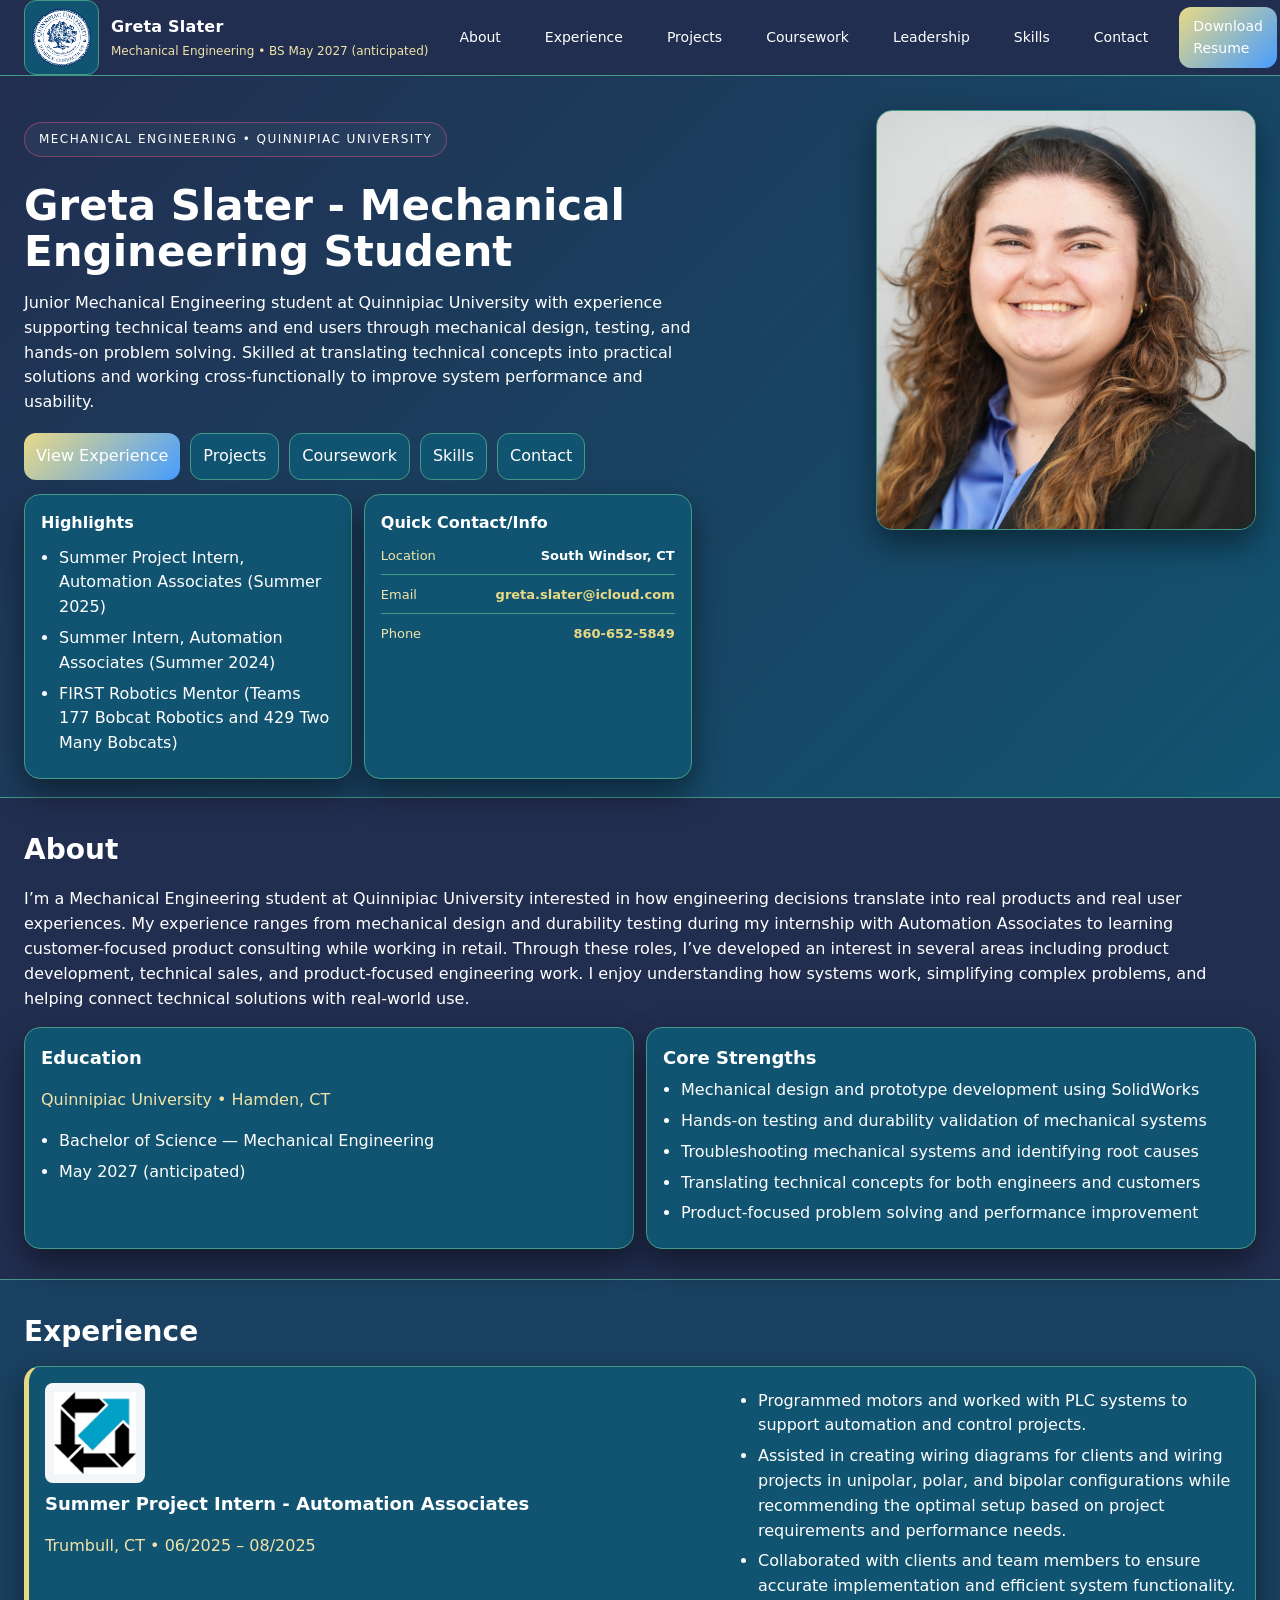
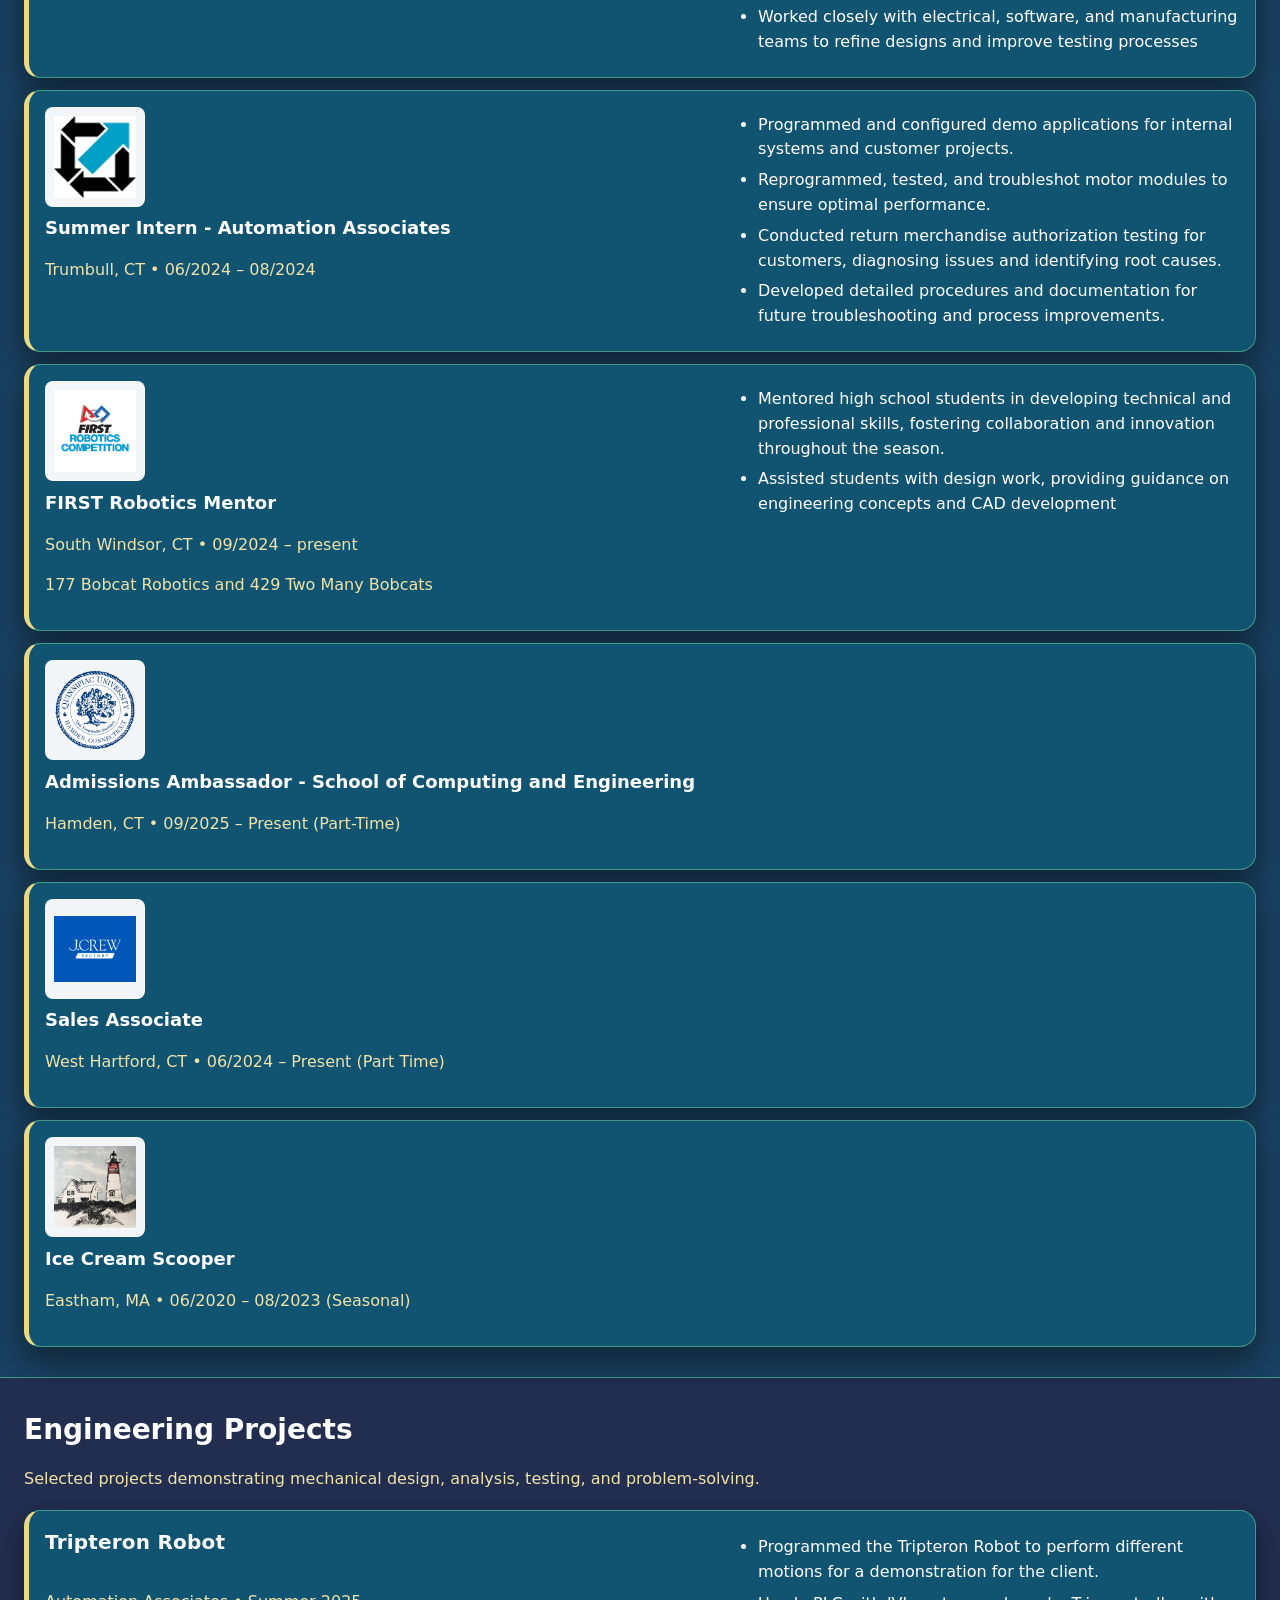
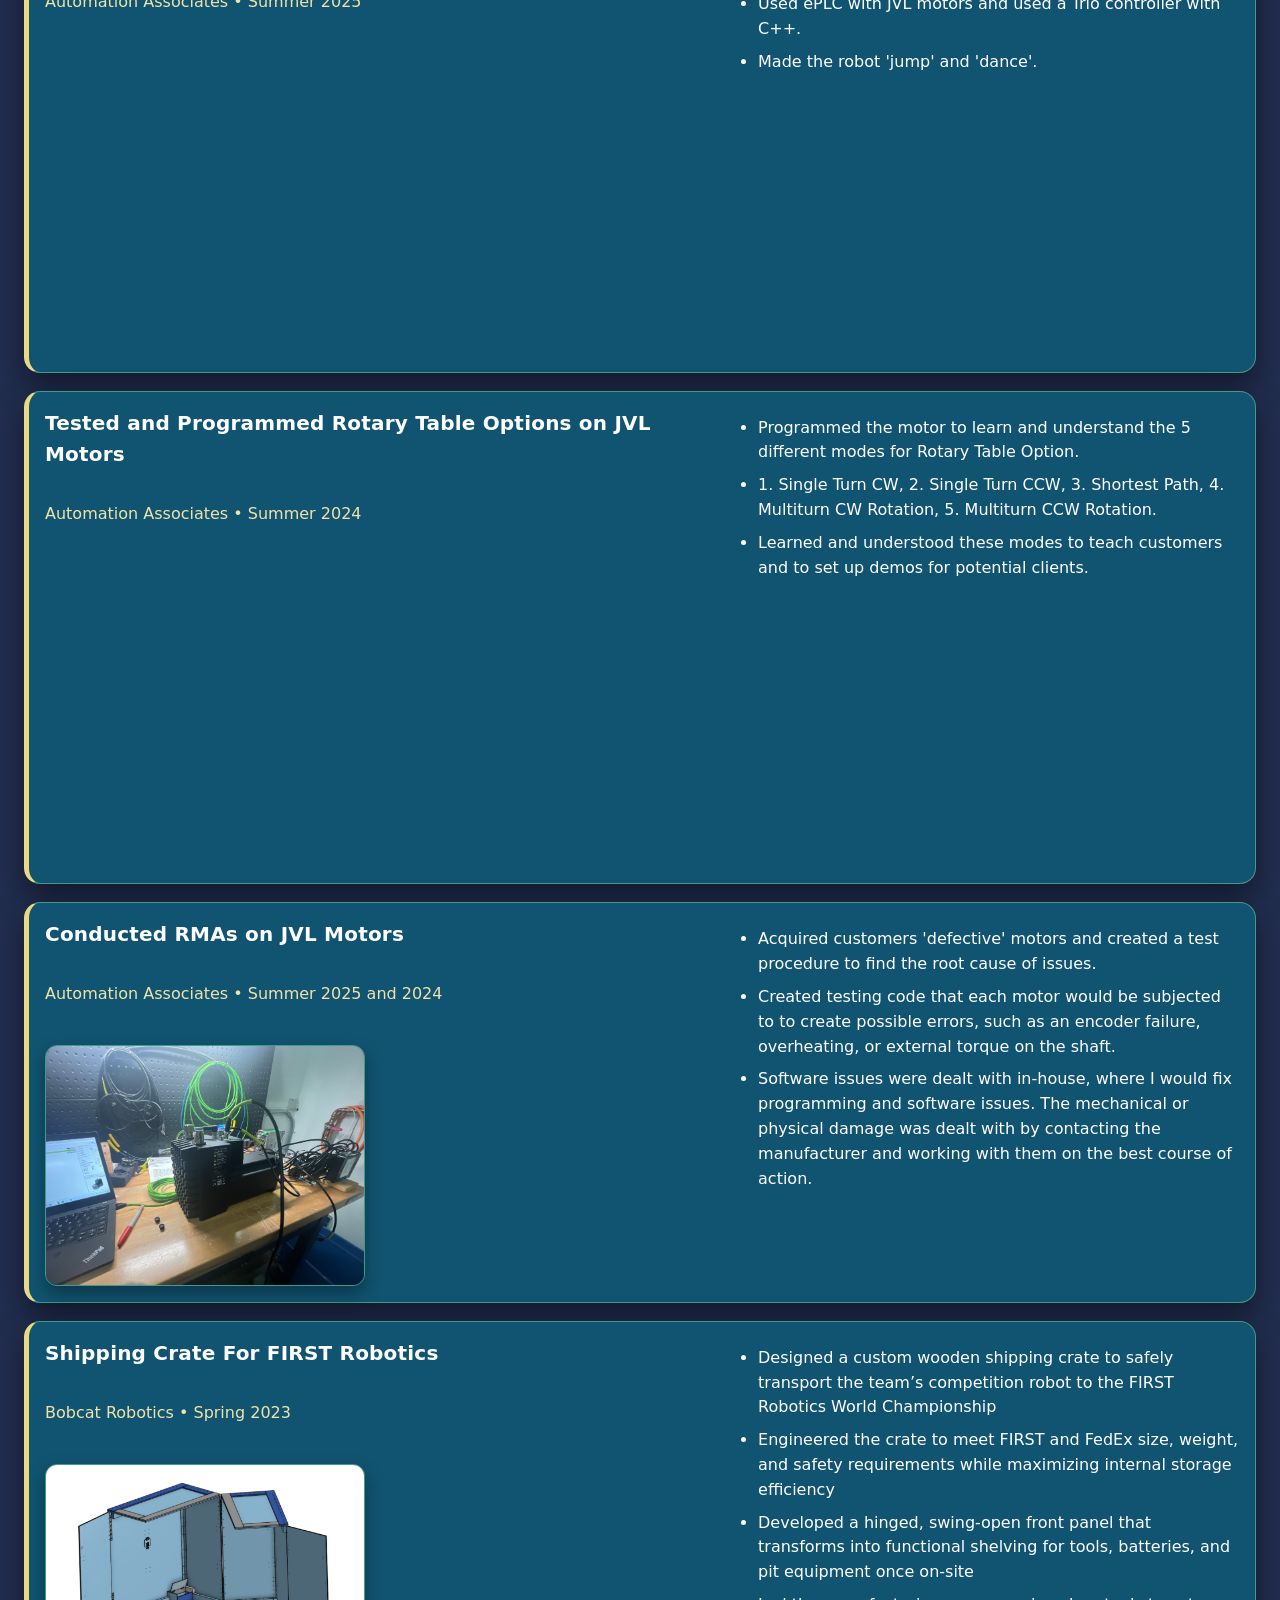
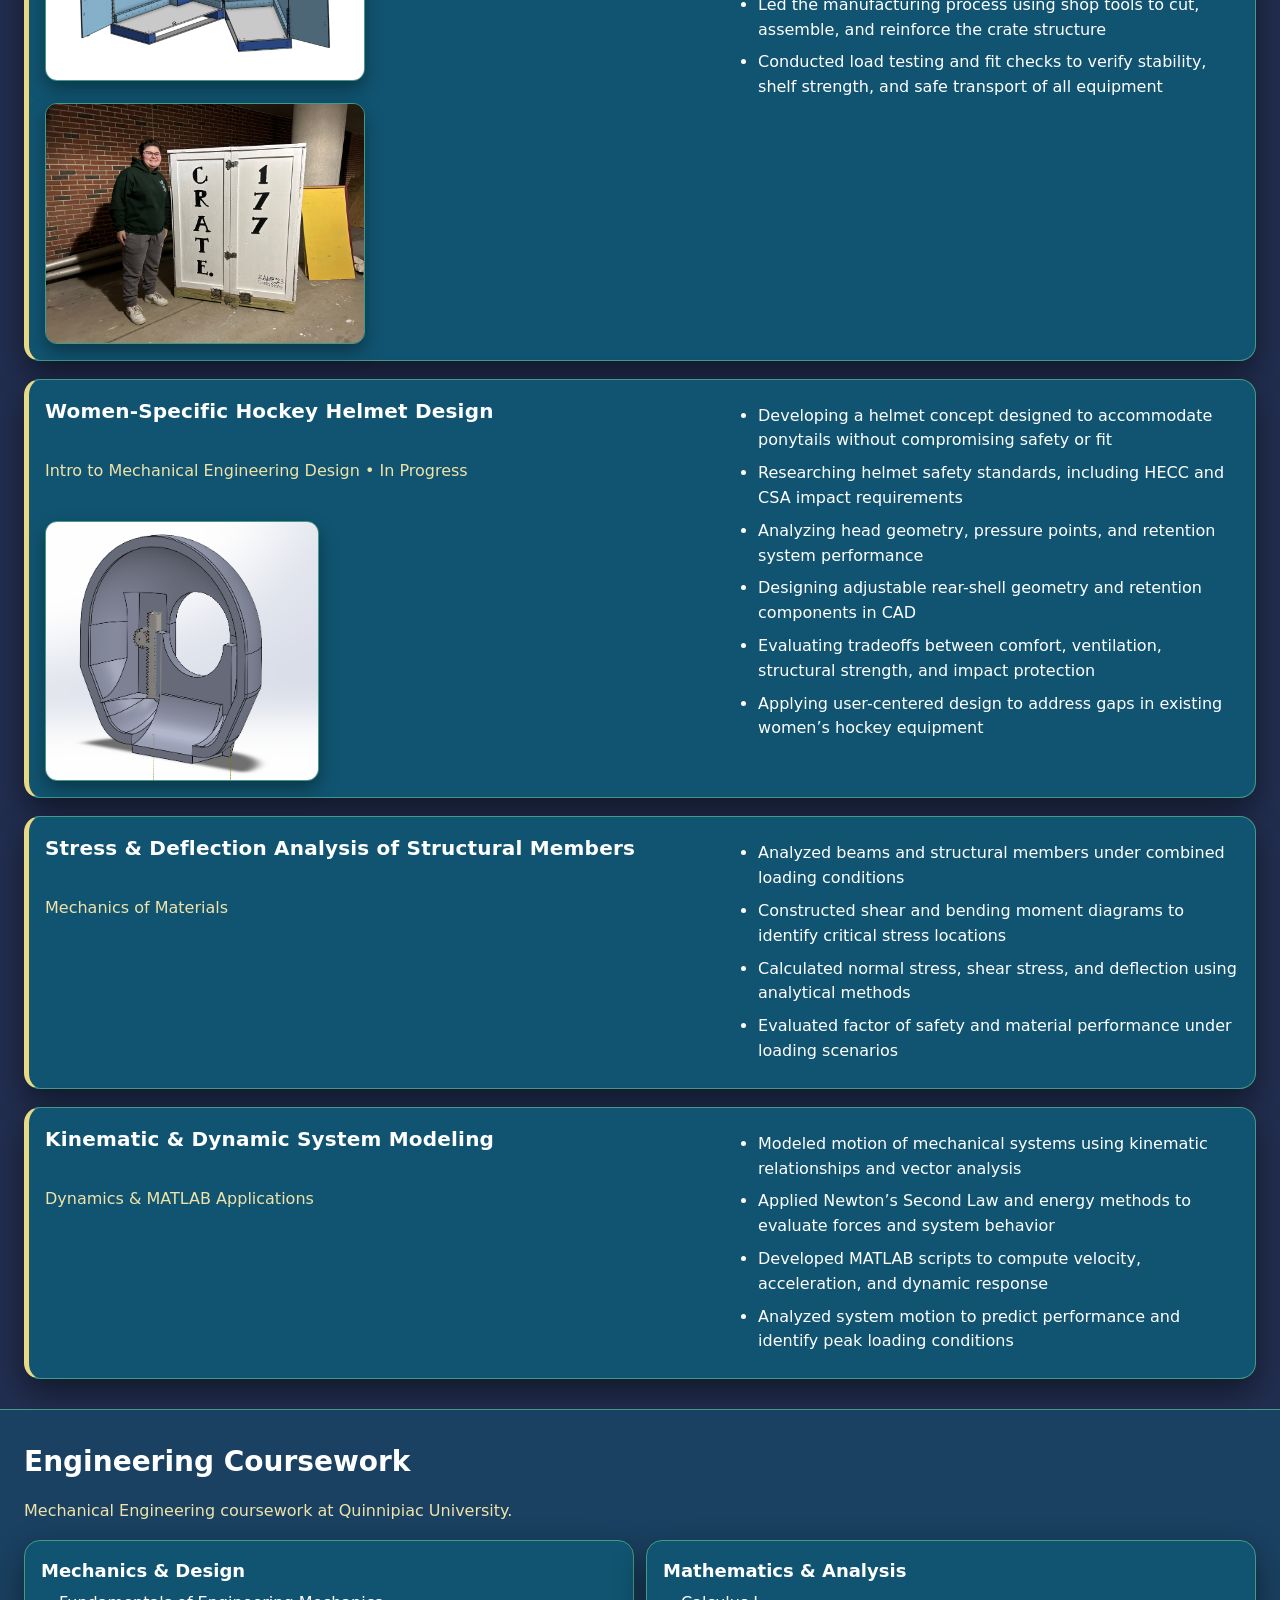
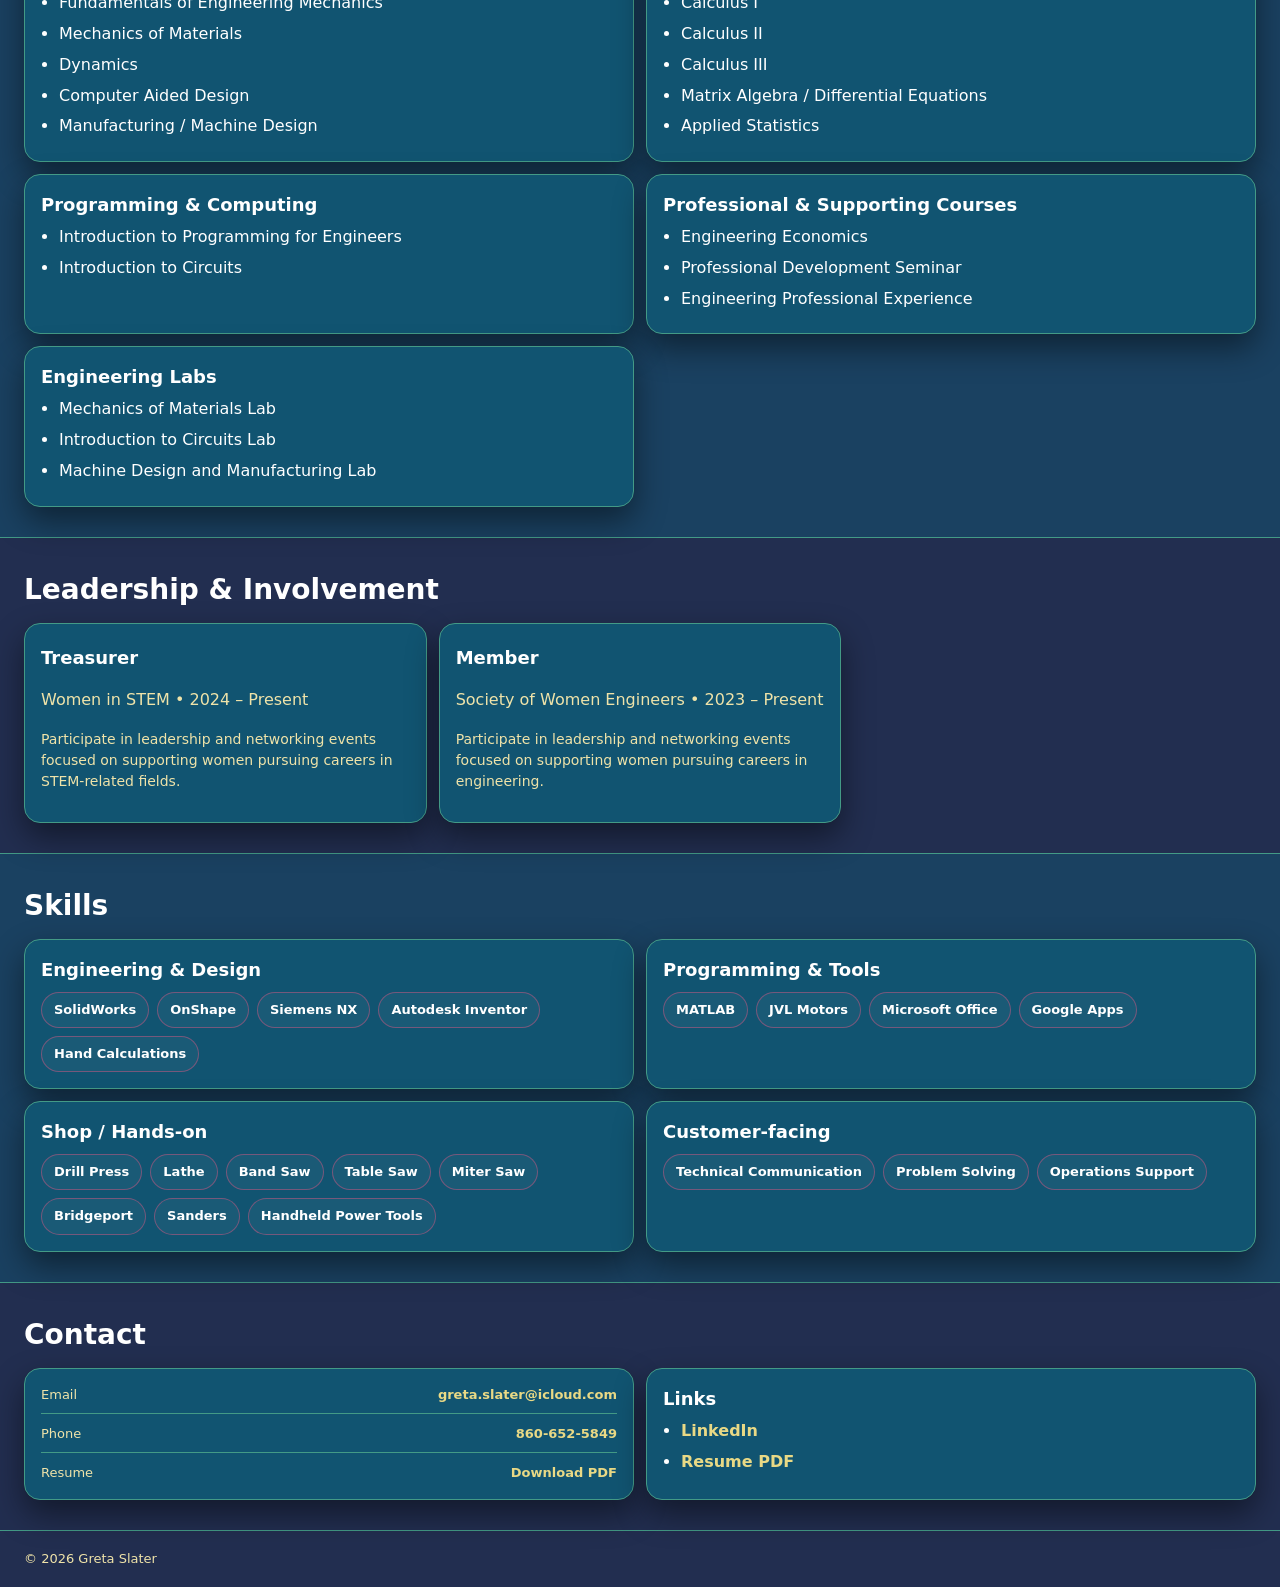
<file: index.html>
<!-- index.html --> 

<!doctype html> 

<html lang="en" id="top"> 

<head> 

  <meta charset="utf-8" /> 

  <meta name="viewport" content="width=device-width, initial-scale=1" /> 

  <title>Greta Slater | Mechanical Engineering</title> 

  <meta name="description" content="Greta Slater — Mechanical Engineering student portfolio." /> 

  <link rel="stylesheet" href="styles.css" /> 

</head> 

 

<body> 

  <header class="topbar"> 

    <div class="container topbar-inner"> 

      <a class="brand" href="#top" aria-label="Go to top"> 

        <img class="brand-logo" src="assets/Quinnipiac_University_Seal.png" alt="Quinnipiac University seal" /> 

        <div class="brand-text"> 

          <div class="brand-name">Greta Slater</div> 

          <div class="brand-subtitle">Mechanical Engineering • BS May 2027 (anticipated)</div> 

        </div> 

      </a> 

 

      <nav class="nav" aria-label="Primary navigation"> 

        <a href="#about">About</a> 

        <a href="#experience">Experience</a> 

        <a href="#projects">Projects</a> 

        <a href="#coursework">Coursework</a> 

        <a href="#leadership">Leadership</a> 

        <a href="#skills">Skills</a> 

        <a href="#contact">Contact</a> 

      </nav> 

 

      <a class="btn btn-primary" href="assets/Greta Slater Resume.pdf" target="_blank" rel="noreferrer">Download Resume</a> 

    </div> 

  </header> 

 

  <main> 

    <section class="hero"> 

      <div class="container hero-grid"> 

        <div class="hero-left"> 

          <p class="kicker">Mechanical Engineering • Quinnipiac University</p> 

          <h1>Greta Slater - Mechanical Engineering Student</h1> 

          <p class="text"> 

            Junior Mechanical Engineering student at Quinnipiac University with experience supporting technical teams and end users through mechanical design, testing, and hands-on problem solving. Skilled at translating technical concepts into practical solutions and working cross-functionally to improve system performance and usability. 

             

          </p> 

 

          <div class="hero-actions"> 

            <a class="btn btn-primary" href="#experience">View Experience</a> 

            <a class="btn btn-ghost" href="#projects">Projects</a> 

            <a class="btn btn-ghost" href="#coursework">Coursework</a> 

            <a class="btn btn-ghost" href="#skills">Skills</a> 

            <a class="btn btn-ghost" href="#contact">Contact</a> 

          </div> 

 

          <div class="hero-cards"> 

            <div class="card"> 

              <h2 class="card-title">Highlights</h2> 

              <ul class="list"> 

                <li>Summer Project Intern, Automation Associates (Summer 2025)</li>

                <li>Summer Intern, Automation Associates (Summer 2024)</li> 

                <li>FIRST Robotics Mentor (Teams 177 Bobcat Robotics and 429 Two Many Bobcats)</li>
                
              </ul> 

            </div> 

 

            <div class="card"> 

              <h2 class="card-title">Quick Contact/Info</h2> 

              <div class="facts"> 

                <div class="fact"><span>Location</span><strong>South Windsor, CT</strong></div> 

                <div class="fact"><span>Email</span><strong><a class="link" href="mailto:greta.slater@icloud.com">greta.slater@icloud.com</a></strong></div> 

                <div class="fact"><span>Phone</span><strong><a class="link" href="tel:+18606525849">860-652-5849</a></strong></div> 

              </div> 

            </div> 

          </div> 

        </div> 

 

        <div class="hero-right"> 

          <figure class="photo"> 

            <img src="assets/headshot.JPG"> 

             

          </figure> 

        </div> 

      </div> 

    </section> 

 

    <section id="about" class="section"> 

      <div class="container"> 

        <h2>About</h2> 

        <p class="text"> 

         I’m a Mechanical Engineering student at Quinnipiac University interested in how engineering decisions translate into real products and real user experiences. 

My experience ranges from mechanical design and durability testing during my internship with Automation Associates to learning customer-focused product consulting while working in retail. Through these roles, I’ve developed an interest in several areas including product development, technical sales, and product-focused engineering work. 

I enjoy understanding how systems work, simplifying complex problems, and helping connect technical solutions with real-world use. 

        </p> 

 

        <div class="two-col"> 

          <div class="panel"> 

            <h3>Education</h3> 

            <p class="muted">Quinnipiac University • Hamden, CT</p> 

            <ul class="list"> 

              <li>Bachelor of Science — Mechanical Engineering</li> 

              <li>May 2027 (anticipated)</li> 

            </ul> 

          </div> 

 

          <div class="panel"> 

            <h3>Core Strengths</h3> 

            <ul class="list"> 

              <li>Mechanical design and prototype development using SolidWorks</li> 

              <li>Hands-on testing and durability validation of mechanical systems</li> 

              <li>Troubleshooting mechanical systems and identifying root causes</li> 

              <li>Translating technical concepts for both engineers and customers</li> 

              <li>Product-focused problem solving and performance improvement</li> 

            </ul> 

          </div> 

        </div> 

      </div> 

    </section> 

 

     

    <section id="experience" class="section alt"> 

      <div class="container"> 

        <h2>Experience</h2> 

 

        <div class="item"> 

          <div class="item-left"> 

            <img src="assets/Automation Associates logo.jpg" alt="Automation Associates" class="exp-logo"> 

            <h3>Summer Project Intern - Automation Associates</h3> 

            <p class="muted">Trumbull, CT • 06/2025 – 08/2025</p> 

             

          </div> 

          <div class="item-right"> 

            <ul class="list"> 

              <li>Programmed motors and worked with PLC systems to support automation and control projects. </li>
                
              <li>Assisted in creating wiring diagrams for clients and wiring projects in unipolar, polar, and bipolar configurations while recommending the optimal setup based on project requirements and performance needs.</li> 
              
              <li>Collaborated with clients and team members to ensure accurate implementation and efficient system functionality.</li> 
              
              <li>Worked closely with electrical, software, and manufacturing teams to refine designs and improve testing processes</li> 

            </ul> 

          </div> 

        </div> 

 

        <div class="item"> 

          <div class="item-left"> 

           <img src="assets/Automation Associates logo.jpg" alt="Automation Associates" class="exp-logo"> 

            <h3>Summer Intern - Automation Associates</h3> 

            <p class="muted">Trumbull, CT • 06/2024 – 08/2024</p>
             

          </div> 

          <div class="item-right"> 

            <ul class="list"> 

              <li>Programmed and configured demo applications for internal systems and customer projects. </li> 

              <li>Reprogrammed, tested, and troubleshot motor modules to ensure optimal performance. </li> 

              <li>Conducted return merchandise authorization testing for customers, diagnosing issues and identifying root causes. </li>

              <li>Developed detailed procedures and documentation for future troubleshooting and process improvements. </li>

            </ul> 

          </div> 

        </div> 

 

           <div class="item"> 

          <div class="item-left"> 

            <img src="assets/FIRST logo.jpg" alt="FIRST Robotics" class="exp-logo"> 

            <h3>FIRST Robotics Mentor</h3> 

            <p class="muted">South Windsor, CT • 09/2024 – present</p>
            <p class="muted">177 Bobcat Robotics and 429 Two Many Bobcats</p>

             

          </div> 

          <div class="item-right"> 

            <ul class="list"> 

              <li>Mentored high school students in developing technical and professional skills, fostering collaboration and innovation throughout the season.</li> 

              <li>Assisted students with design work, providing guidance on engineering concepts and CAD development</li> 

            </ul> 

          </div> 

        </div> 

 

        <div class="item"> 

          <div class="item-left"> 

            <img src="assets/Quinnipiac_University_Seal.png" alt="Quinnipiac University" class="exp-logo"> 

            <h3>Admissions Ambassador - School of Computing and Engineering</h3> 

            <p class="muted">Hamden, CT • 09/2025 – Present (Part-Time)</p> 

            </ul> 

          </div> 

        </div> 

 

 

        <div class="item"> 

          <div class="item-left"> 

            <img src="assets/Jcrew.jpg" alt="J. Crew Factory" class="exp-logo"> 

            <h3>Sales Associate</h3> 

            <p class="muted">West Hartford, CT • 06/2024 – Present (Part Time)</p> 

            
            </ul> 

          </div> 

        </div> 

 

        <div class="item"> 

          <div class="item-left"> 

            <img src="assets/Nauset.jpg" alt="Nauset Ice Cream" class="exp-logo"> 

            <h3>Ice Cream Scooper</h3> 

            <p class="muted">Eastham, MA • 06/2020 – 08/2023 (Seasonal)</p> 

            
            </ul> 

          </div> 

        </div> 

      </div> 

    </section> 

 

<section id="projects" class="section"> 

  <div class="container"> 

    <h2>Engineering Projects</h2> 

    <p class="muted"> 

      Selected projects demonstrating mechanical design, analysis, testing, and problem-solving. 

    </p> 

 

        <!-- Project 1 --> 

  <div class="item"> 

  <div class="item-left"> 

    <h3>Tripteron Robot</h3> 

    <p class="muted">Automation Associates • Summer 2025</p> 

 

    <iframe width="560" height="315" src="https://www.youtube.com/embed/cV06Nyq9hE0?si=oHkl5YQdkw10J-Im" title="YouTube video player" frameborder="0" allow="accelerometer; autoplay; clipboard-write; encrypted-media; gyroscope; picture-in-picture; web-share" referrerpolicy="strict-origin-when-cross-origin" allowfullscreen></iframe> 

  </div> 

 

  <div class="item-right"> 

    <ul class="list"> 

  <li> Programmed the Tripteron Robot to perform different motions for a demonstration for the client.</li>
  <li>Used ePLC with JVL motors and used a Trio controller with C++. </li>
      <li>Made the robot 'jump' and 'dance'.</li>
      

    </ul> 

  </div> 

</div> 

   <div class="item"> 

  <div class="item-left"> 

    <h3>Tested and Programmed Rotary Table Options on JVL Motors</h3> 

    <p class="muted">Automation Associates • Summer 2024</p> 

 

    <iframe width="560" height="315" src="https://www.youtube.com/embed/W-YAihqtKQU?si=pWkuMrgzgrjtUC5J" title="YouTube video player" frameborder="0" allow="accelerometer; autoplay; clipboard-write; encrypted-media; gyroscope; picture-in-picture; web-share" referrerpolicy="strict-origin-when-cross-origin" allowfullscreen></iframe> 

  </div> 

 

  <div class="item-right"> 

    <ul class="list"> 

  <li> Programmed the motor to learn and understand the 5 different modes for Rotary Table Option.</li>
  <li>1. Single Turn CW, 2. Single Turn CCW, 3. Shortest Path, 4. Multiturn CW Rotation, 5. Multiturn CCW Rotation.</li>
      <li>Learned and understood these modes to teach customers and to set up demos for potential clients.</li>
      

    </ul> 

  </div> 

</div> 

       <div class="item"> 

  <div class="item-left"> 

    <h3>Conducted RMAs on JVL Motors</h3> 

    <p class="muted">Automation Associates • Summer 2025 and 2024</p> 

 

<img src="assets/IMG_5518.jpg" class="project-img" alt="RMA"> 

  </div> 

 

  <div class="item-right"> 

    <ul class="list"> 
  <li> Acquired customers 'defective' motors and created a test procedure to find the root cause of issues.</li>
  <li>Created testing code that each motor would be subjected to to create possible errors, such as an encoder failure, overheating, or external torque on the shaft.</li>
  <li>Software issues were dealt with in-house, where I would fix programming and software issues. The mechanical or physical damage was dealt with by contacting the manufacturer and working with them on the best course of action.</li>
      

    </ul> 

  </div> 

</div> 

<div class="item"> 

  <div class="item-left"> 

    <h3>Shipping Crate For FIRST Robotics</h3> 

    <p class="muted">Bobcat Robotics • Spring 2023</p> 
<img src="assets/Screenshot 2026-03-22 175530.png" class="project-img" alt="RMA">
    <img src="assets/crate with greta.jpeg" class="project-img" alt="RMA">
  </div> 

  <div class="item-right"> 

    <ul class="list"> 

      <li>Designed a custom wooden shipping crate to safely transport the team’s competition robot to the FIRST Robotics World Championship</li>
      <li>Engineered the crate to meet FIRST and FedEx size, weight, and safety requirements while maximizing internal storage efficiency</li>
      <li>Developed a hinged, swing‑open front panel that transforms into functional shelving for tools, batteries, and pit equipment once on‑site</li>
      <li>Led the manufacturing process using shop tools to cut, assemble, and reinforce the crate structure</li>
      <li>Conducted load testing and fit checks to verify stability, shelf strength, and safe transport of all equipment</li>

    </ul> 

  </div> 

</div> 
    <!--Current Project--> 

<div class="item"> 

  <div class="item-left"> 

    <h3>Women-Specific Hockey Helmet Design</h3> 

    <p class="muted">Intro to Mechanical Engineering Design • In Progress</p> 
    <img src="assets/Screenshot 2026-03-22 183223.png" class="project-img" alt="RMA">

  </div> 
  

  <div class="item-right"> 

    <ul class="list"> 

      <li>Developing a helmet concept designed to accommodate ponytails without compromising safety or fit</li> 

      <li>Researching helmet safety standards, including HECC and CSA impact requirements</li> 

      <li>Analyzing head geometry, pressure points, and retention system performance </li> 

      <li>Designing adjustable rear-shell geometry and retention components in CAD</li> 

      <li>Evaluating tradeoffs between comfort, ventilation, structural strength, and impact protection</li> 

      <li>Applying user-centered design to address gaps in existing women’s hockey equipment</li> 

    </ul> 

  </div> 

</div> 

     

 

    <!-- Project 2 --> 

   <div class="item"> 

  <div class="item-left"> 

    <h3>Stress & Deflection Analysis of Structural Members</h3> 

    <p class="muted">Mechanics of Materials</p> 

  </div> 

  <div class="item-right"> 

    <ul class="list"> 

      <li>Analyzed beams and structural members under combined loading conditions</li> 

      <li>Constructed shear and bending moment diagrams to identify critical stress locations</li> 

      <li>Calculated normal stress, shear stress, and deflection using analytical methods</li> 

      <li>Evaluated factor of safety and material performance under loading scenarios</li> 

    </ul> 

  </div> 

</div> 

 

    <!-- Project 3 --> 

    <div class="item"> 

  <div class="item-left"> 

    <h3>Kinematic & Dynamic System Modeling</h3> 

    <p class="muted">Dynamics & MATLAB Applications</p> 

  </div> 

  <div class="item-right"> 

    <ul class="list"> 

      <li>Modeled motion of mechanical systems using kinematic relationships and vector analysis</li> 

      <li>Applied Newton’s Second Law and energy methods to evaluate forces and system behavior</li> 

      <li>Developed MATLAB scripts to compute velocity, acceleration, and dynamic response</li> 

      <li>Analyzed system motion to predict performance and identify peak loading conditions</li> 

    </ul> 

  </div> 

</div> 

 

     

 

  </div> 

</section> 

 

     

<section id="coursework" class="section alt"> 

  <div class="container"> 

    <h2>Engineering Coursework</h2> 

    <p class="muted"> 

      Mechanical Engineering coursework at Quinnipiac University. 

    </p> 

 

    <div class="coursework-grid"> 

 

      <!-- Mechanics & Design --> 

      <div class="panel"> 

        <h3>Mechanics & Design</h3> 

        <ul class="list"> 

          <li>Fundamentals of Engineering Mechanics</li> 

          <li>Mechanics of Materials</li> 

          <li>Dynamics</li> 

          <li>Computer Aided Design</li> 

          <li>Manufacturing / Machine Design</li> 

        </ul> 

      </div> 

 

      <!-- Math & Analysis --> 

      <div class="panel"> 

        <h3>Mathematics & Analysis</h3> 

        <ul class="list"> 

          <li>Calculus I</li> 

          <li>Calculus II</li> 

          <li>Calculus III</li> 

          <li>Matrix Algebra / Differential Equations</li> 

          <li>Applied Statistics</li> 

        </ul> 

      </div> 

 

      <!-- Programming --> 

      <div class="panel"> 

        <h3>Programming & Computing</h3> 

        <ul class="list"> 

          <li>Introduction to Programming for Engineers</li> 

          <li>Introduction to Circuits</li> 

        </ul> 

      </div> 

 

      <!-- Professional / Supporting --> 

      <div class="panel"> 

        <h3>Professional & Supporting Courses</h3> 

        <ul class="list"> 

          <li>Engineering Economics</li> 

          <li>Professional Development Seminar</li> 

          <li>Engineering Professional Experience</li> 

        </ul> 

      </div> 

 

      <!-- LABS SECTION (separate as requested) --> 

      <div class="panel"> 

        <h3>Engineering Labs</h3> 

        <ul class="list"> 

          <li>Mechanics of Materials Lab</li> 

          <li>Introduction to Circuits Lab</li> 
          
          <li>Machine Design and Manufacturing Lab</li> 

        </ul> 

      </div> 

 

    </div> 

  </div> 

</section> 

     

<section id="leadership" class="section"> 

  <div class="container"> 

    <h2>Leadership & Involvement</h2> 

 

    <div class="three-col"> 
 
  <div class="panel leadership-card"> 

        <h3>Treasurer</h3> 

        <p class="muted">Women in STEM • 2024 – Present</p> 

        <p class="leadership-text"> 

          Participate in leadership and networking events focused on supporting 

          women pursuing careers in STEM-related fields. 

        </p> 

      </div>
      <div class="panel leadership-card"> 

        <h3>Member</h3> 

        <p class="muted">Society of Women Engineers • 2023 – Present</p> 

        <p class="leadership-text"> 

          Participate in leadership and networking events focused on supporting 

          women pursuing careers in engineering. 

        </p> 

      </div> 



    </div> 

  </div> 

</section> 

 

    </div> 

  </div> 

</section> 

 

    <section id="skills" class="section alt"> 

      <div class="container"> 

        <h2>Skills</h2> 

 

        <div class="two-col"> 

          <div class="panel"> 

            <h3>Engineering &amp; Design</h3> 

            <div class="chips"> 

              <span class="chip">SolidWorks</span> 

              <span class="chip">OnShape</span> 
              <span class="chip">Siemens NX</span> 
              <span class="chip">Autodesk Inventor</span> 
               
              <span class="chip">Hand Calculations</span> 

            </div> 

          </div> 

 

          <div class="panel"> 

            <h3>Programming &amp; Tools</h3> 

            <div class="chips"> 

              <span class="chip">MATLAB</span> 
              <span class="chip">JVL Motors</span> 
              <span class="chip">Microsoft Office</span> 

              <span class="chip">Google Apps</span> 

            </div> 

          </div> 

 

          <div class="panel"> 

            <h3>Shop / Hands-on</h3> 

            <div class="chips"> 

              <span class="chip">Drill Press</span> 

              <span class="chip">Lathe</span> 

              <span class="chip">Band Saw</span> 

              <span class="chip">Table Saw</span> 

              <span class="chip">Miter Saw</span> 

              <span class="chip">Bridgeport</span> 

              <span class="chip">Sanders</span> 

              <span class="chip">Handheld Power Tools</span> 

            </div> 

          </div> 

 

          <div class="panel"> 

            <h3>Customer-facing</h3> 

            <div class="chips"> 

              <span class="chip">Technical Communication</span> 

              <span class="chip">Problem Solving</span> 

              <span class="chip">Operations Support</span> 

            </div> 

          </div> 

        </div> 

      </div> 

    </section> 

 

    <section id="contact" class="section"> 

      <div class="container"> 

        <h2>Contact</h2> 

 

        <div class="two-col"> 

          <div class="panel"> 

            <div class="facts"> 

              <div class="fact"><span>Email</span><strong><a class="link" href="mailto:greta.slater@icloud.com">greta.slater@icloud.com</a></strong></div> 

              <div class="fact"><span>Phone</span><strong><a class="link" href="tel:+18606525849">860-652-5849</a></strong></div> 

              <div class="fact"><span>Resume</span><strong><a class="link" href="assets/Greta Slater Resume.pdf" target="_blank" rel="noreferrer">Download PDF</a></strong></div> 

            </div> 

          </div> 

 

          <div class="panel"> 

            <h3>Links</h3> 

            <ul class="list"> 

             <li> 

  <a class="link" href="https://www.linkedin.com/in/greta-slater/" target="_blank" rel="noreferrer"> 

    LinkedIn 

  </a> 

</li> 

              <li><a class="link" href="assets/Greta Slater Resume.pdf" target="_blank" rel="noreferrer">Resume PDF</a></li> 

            </ul> 

          </div> 

        </div> 

      </div> 

    </section> 

 

    <footer class="footer"> 

      <div class="container footer-inner"> 

        <span>© <span id="year"></span> Greta Slater</span> 

      </div> 

    </footer> 

  </main> 

 

  <script> 

    document.getElementById("year").textContent = new Date().getFullYear(); 

  </script> 

</body> 

</html>
</file>
<file: styles.css>
/* styles.css */ 

:root{ 

  /* Core Dark Base */ 

  --bg: #222E50;          /* deep navy background */ 

  --soft: #1a4161;        /* section background */ 

  --card: #115471;        /* panels/cards */ 

 
 
   

  --navy: var(--bg); 

--navy-soft: var(--card); 

 

  /* Accent */ 

  --pink: #e9d985;      /* main accent */ 

  --pink-hover: ##D3D9A3;

  --pink-soft: #bcd8c1;

 

  /* Text */ 

  --text: #FFFFFF;        /* clean white */ 

  --muted: #efe3a9;       /* cool professional gray */ 

  --line: #439A86; 

 

  /* Structure */ 

  --radius: 16px; 

  --shadow: 0 14px 32px rgba(0,0,0,.45); 

} 

 

*{box-sizing:border-box} 

html,body{margin:0;padding:0} 

 

body{ 

  font-family: system-ui, -apple-system, Segoe UI, Roboto, Arial, sans-serif; 

  background: var(--bg); 

  color: var(--text); 

  line-height: 1.55; 

} 

 

a{color:inherit;text-decoration:none} 

.container{ 

  width: min(auto, 96vw); 

  margin: 0 auto; 

  padding: 0 24px; 

} 

 

/* ========================= 

   TOP BAR / HEADER 

   ========================= */ 

.topbar{ 

  position:sticky; 

  top:0; 

  z-index:50; 

  background: var(--navy);                 /* solid palette color */ 

  border-bottom:1px solid var(--line); 

} 

 

.topbar-inner{ 

  display:flex; 

  align-items:center; 

  justify-content:space-between; 

  gap:18px; 

} 

 

/* Brand */ 

.brand{ 

  display:flex; 

  align-items:center; 

  gap:12px; 

  min-width:0; 

  flex:0 0 auto; 

} 

 

.brand-logo{ 

  width:75px; 

  height:75px; 

  object-fit:contain; 

  background: var(--navy-soft); 

  border:1px solid var(--line); 

  border-radius: 12px; 

  padding:6px; 

} 

 

.brand-name{ 

  font-weight:800; 

  color: var(--text); 

  letter-spacing:.2px; 

} 

 

.brand-subtitle{ 

  font-size:12px; 

  color:var(--muted); 

  margin-top:2px; 

} 

 

/* Nav */ 

.nav{ 

  display:flex; 

  gap:18px; 

  align-items:center; 

  white-space:nowrap; 

  flex:1 1 auto; 

  justify-content:center; 

} 

 

.nav a{ 

  font-size:14px; 

  color: var(--text); 

  padding: 8px 12px; 

  border-radius: 999px; 

  border:1px solid transparent; 

  font-weight:500; 

} 

 

.nav a:hover{ 

  border-color: var(--pink-soft); 

  background: var(--pink-soft); 

} 

 

/* ========================= 

   BUTTONS 

   ========================= */ 

.btn{ 

  display:inline-flex; 

  align-items:center; 

  justify-content:center; 

  padding: 10px 12px; 

  border-radius: 12px; 

  border: 1px solid var(--line); 

  background: var(--navy-soft); 

  color: var(--text); 

  transition: transform .15s ease, box-shadow .15s ease, background .15s ease, border-color .15s ease; 

} 

 

.btn:hover{ 

  transform: translateY(-1px); 

  box-shadow: 0 6px 16px #007991; 

  border-color: var(--pink-hover); 

} 

 

.btn-primary{ 

  background: linear-gradient(135deg, var(--pink), #479dff); 

  border: none; 

  color: white; 

} 

 

.btn-primary:hover{ 

  background: linear-gradient(135deg, var(--pink-hover), var(--pink)); 

} 

 

.btn-primary:hover{ 

  background: linear-gradient(135deg, var(--pink-hover), var(--pink)); 

} 

 

.btn-ghost{ 

  background: var(--navy-soft); 

} 

 

/* Topbar-only button refinement (keeps hero buttons unchanged) */ 

.topbar .btn{ 

  padding: 9px 14px; 

  font-size:14px; 

} 

 

/* ========================= 

   HERO 

   ========================= */ 

.hero{ 

  padding: 34px 0 18px; 

  background: linear-gradient(135deg, var(--navy), var(--navy-soft)); 

  border-bottom: 1px solid var(--line); 

} 

 

.hero-grid{ 

  display:grid; 

  grid-template-columns: 1.1fr .9fr; 

  gap:18px; 

  align-items:start; 

} 

 

.kicker{ 

  display:inline-block; 

  font-size:12px; 

  letter-spacing:.12em; 

  text-transform:uppercase; 

  color: #FFFFFF;                         /* clean white text */ 

  background: rgba(255,255,255,.04);      /* dark subtle fill */ 

  border: 1px solid rgba(231,84,128,.45); /* pink accent outline */ 

  padding: 7px 14px; 

  border-radius: 999px; 

} 

 

h1{ 

  margin: 14px 0 10px; 

  font-size: 42px; 

  line-height: 1.10; 

  color: var(--text); 

} 

 

.lead{ 

  margin:0; 

  color: var(--muted); 

  max-width: 68ch; 

} 

 

.hero-actions{ 

  display:flex; 

  gap:10px; 

  flex-wrap:wrap; 

  margin:18px 0 14px; 

} 

 

.hero-cards{ 

  display:grid; 

  grid-template-columns: 1fr 1fr; 

  gap:12px; 

  margin-top: 10px; 

} 

 

.hero-right{ 

  display:flex; 

  justify-content:flex-end; 

} 

 

/* Hero photo card */ 

.photo{ 

  margin:0; 

  width: 100%; 

  max-width: 380px; 
  height: 420px;

  background: var(--card); 

  border: 1px solid var(--line); 

  border-radius: var(--radius); 

  overflow:hidden; 

  box-shadow: var(--shadow); 

} 

 

.photo img{ 

  display:block; 

  width:100%; 

  height: 420px; 

  object-fit: cover; 

} 

 

.caption{ 

  margin:0; 

  padding: 10px 12px; 

  font-size: 13px; 

  color: var(--muted); 

  text-align: center; 

  background: var(--card); 

  border-top: 1px solid var(--line); 

} 

 

/* ========================= 

   CARDS / PANELS / ITEMS 

   ========================= */ 

.card, .panel, .item{ 

  background: var(--card); 

  border:1px solid var(--line); 

  border-radius: var(--radius); 

  padding: 16px; 

  box-shadow: var(--shadow); 

} 

 

.card-title{margin:0 0 10px;font-size:16px;color: var(--text)} 

 

/* Fact list */ 

.facts{display:grid;gap:10px} 

 

.fact{ 

  display:flex; 

  justify-content:space-between; 

  gap:12px; 

  padding-bottom:8px; 

  border-bottom:1px solid var(--line); 

} 

 

.fact:last-child{border-bottom:none;padding-bottom:0} 

.fact span{color:var(--muted);font-size:13px} 

.fact strong{color: var(--text);font-size:13px} 

 

/* ========================= 

   SECTIONS + HEADINGS 

   ========================= */ 

.section{padding: 30px 0} 

 

.alt{ 

  background: var(--soft); 

  border-top:1px solid var(--line); 

  border-bottom:1px solid var(--line); 

} 

 

h2{margin:0 0 10px;color: var(--text);font-size:28px} 

h3{margin:0 0 6px;color: var(--text);font-size:18px} 

.muted{color:var(--muted)} 

.small{font-size:13px} 

 

/* ========================= 

   LAYOUT HELPERS 

   ========================= */ 

.two-col{ 

  display:grid; 

  grid-template-columns: 1fr 1fr; 

  gap:12px; 

  margin-top: 12px; 

} 

 

.three-col{ 

  display:grid; 

  grid-template-columns: repeat(3, 1fr); 

  gap:12px; 

  margin-top: 12px; 

} 

 

/* Coursework grid */ 

.coursework-grid{ 

  display:grid; 

  grid-template-columns: 1fr 1fr; 

  gap:12px; 

  margin-top: 12px; 

} 

 

/* ========================= 

   EXPERIENCE / PROJECT ITEMS 

   ========================= */ 

.item{ 

  display:grid; 

  grid-template-columns: 1.15fr .85fr; /* image/title left, bullets right */ 

  gap:20px; 

  margin-top: 12px; 

  border-left: 5px solid var(--pink); 

} 

.project-img{ 

  width:100%; 

  max-width:600px; 

  height:auto; 

  border-radius:12px; 

  margin-top:12px; 

} 

 

.item-left{min-width: 240px} 

 

/* Experience header layout */ 

.experience-header{ 

  display:flex; 

  align-items:center; 

  gap:14px; 

} 

 

/* Company logos */ 

.exp-logo{ 

  width:100px; 

  height:100px; 

  object-fit:contain; 

  background: rgba(255,255,255,.95); 

  border: 1px solid rgba(255,255,255,.18); 

  border-radius:8px; 

  padding:8px; 

} 

 

/* Projects: tighter spacing + hover polish */ 

#projects .item{ 

  margin-top: 18px; 

  transition: transform .15s ease, box-shadow .15s ease; 

} 

 

#projects .item:hover{ 

  transform: translateY(-3px); 

  box-shadow: 0 16px 32px rgba(0,0,0,.45); 

} 

 

#projects h3{ 

  font-size:20px; 

  letter-spacing:.2px; 

} 

 

/* Projects: keep left column content stacked and controlled */ 

#projects .item-left{ 

  display:flex; 

  flex-direction:column; 

  gap:10px; 

  align-items:flex-start; 

} 

 

/* Project images */ 

#projects .project-img{ 

  width: auto; 

  max-width:320px; 

  max-height:260px; 

  height:auto; 

  border-radius: 12px; 

  border: 1px solid var(--line); 

  box-shadow: 0 8px 18px rgba(0,0,0,.35); 

  object-fit:cover; 

} 

 

.leadership-card img{ 

  width:90px; 

  height:90px; 

  object-fit:contain; 

  margin-bottom:12px; 

  border-radius:8px; 

} 

 

.leadership-card h3{ 

  margin-top:4px; 

} 

 

.leadership-text{ 

  font-size:14px; 

  line-height:1.5; 

  margin-top:6px; 

  color:var(--muted); 

} 

 

/* ========================= 

   LISTS 

   ========================= */ 

.list{margin:0;padding-left:18px} 

.list li{margin:6px 0} 

#projects .list li{margin:8px 0} 

 

/* ========================= 

   SKILL CHIPS 

   ========================= */ 

.chips{ 

  display:flex; 

  flex-wrap:wrap; 

  gap:8px; 

  margin-top: 8px; 

} 

 

.chip{ 

  padding:7px 12px; 

  border-radius:999px; 

  border:1px solid rgba(231,84,128,.45);   /* subtle pink outline */ 

  background: rgba(255,255,255,.04);       /* dark surface */ 

  color: #FFFFFF;                          /* clean white text */ 

  font-size:13px; 

  font-weight:600; 

  transition: background .2s ease, border-color .2s ease; 

} 

 

.chip:hover{ 

  background: rgba(231,84,128,.12);         /* soft pink hover */ 

  border-color: var(--pink); 

} 

 

/* ========================= 

   LINKS 

   ========================= */ 

.link{ 

  color: var(--pink); 

  font-weight:600; 

} 

.link:hover{text-decoration:underline} 

 

/* ========================= 

   FOOTER 

   ========================= */ 

.footer{ 

  padding: 18px 0; 

  border-top:1px solid var(--line); 

  background: var(--navy); 

} 

 

.footer-inner{ 

  display:flex; 

  justify-content:space-between; 

  align-items:center; 

  gap:10px; 

  color: var(--muted); 

  font-size: 13px; 

} 

 

/* ========================= 

   RESPONSIVE 

   ========================= */ 

@media (max-width: 980px){ 

  .nav{display:none} 

  .hero-grid{grid-template-columns:1fr} 

  .hero-cards{grid-template-columns:1fr} 

  .two-col{grid-template-columns:1fr} 

  .three-col{grid-template-columns:1fr} 

  .coursework-grid{grid-template-columns:1fr} 

  .item{grid-template-columns:1fr} 

  h1{font-size:34px} 

  .hero-right{justify-content:flex-start} 

  .photo img{height: 320px} 

 

  #projects .project-img{ 

    display:block; 

    width:auto; 

    max-width:260px; 

    height:auto; 

  } 

}
</file>
